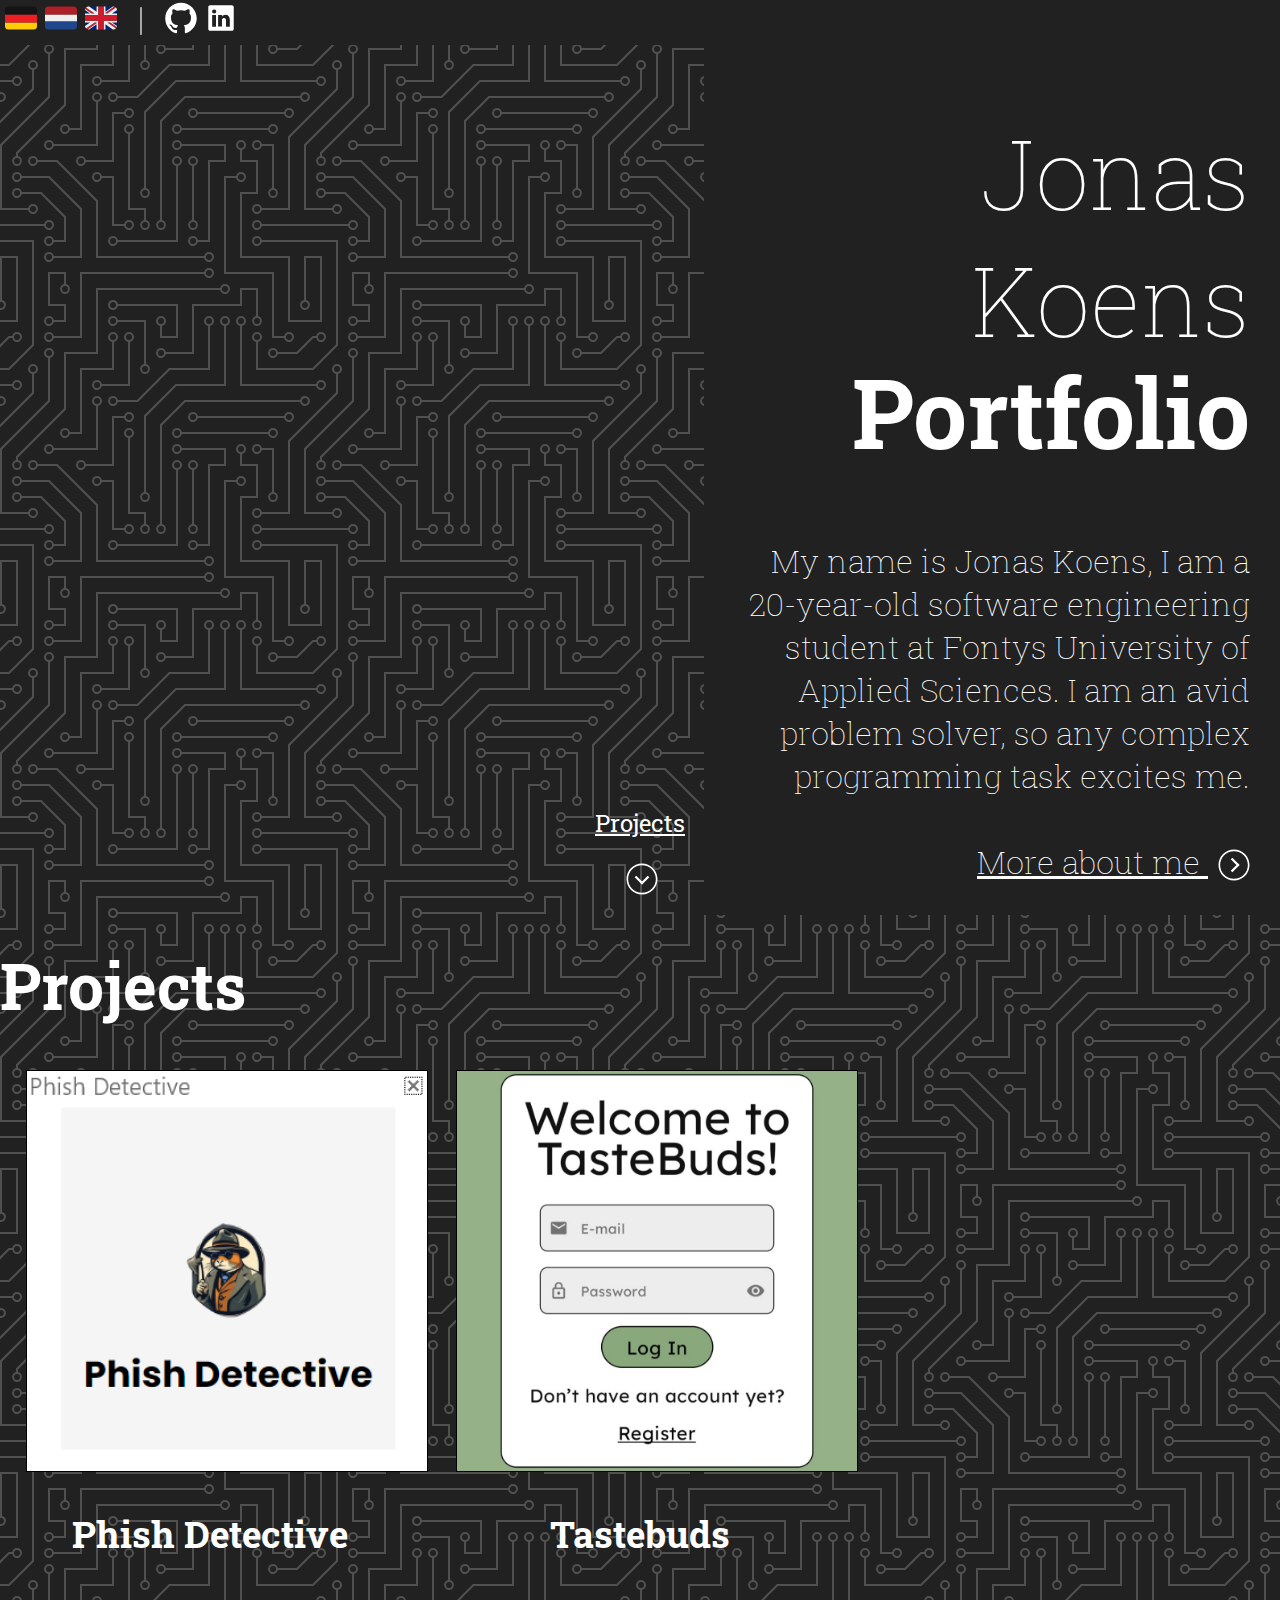
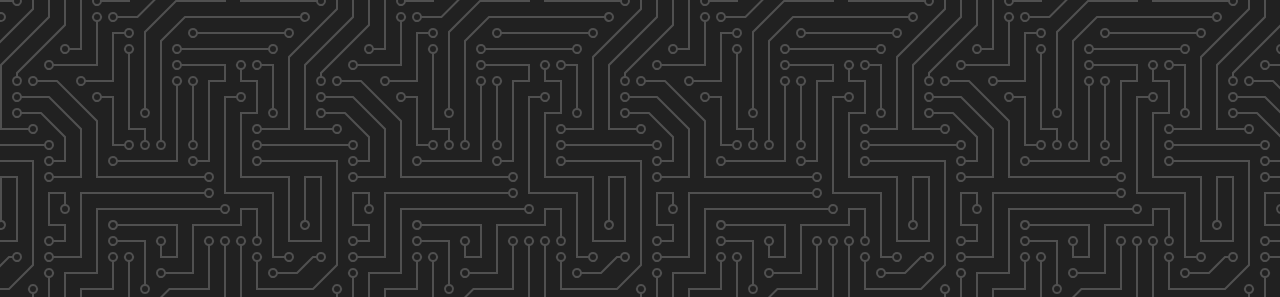
<file: index.html>
<html lang="en">

<head>
    <meta charset="UTF-8">
    <meta name="viewport" content="width=device-width, initial-scale=1.0">
    <link rel="stylesheet" href="style/main.css">
    <title>Jonas Koens - Portfolio</title>

    <!-- Google font roboto slabs -->
    <link rel="preconnect" href="https://fonts.googleapis.com">
    <link rel="preconnect" href="https://fonts.gstatic.com" crossorigin>
    <link href="https://fonts.googleapis.com/css2?family=Roboto+Slab:wght@100..900&display=swap" rel="stylesheet">
    

</head>

<body>
    <div class="landing-part">

        <!-- Header bar -->
        <div class=" header-box">
            <img src="images/germany-flag.svg" alt="german" id="german-flag">
            <img src="images/netherlands-flag.svg" alt="dutch" id="dutch-flag">
            <img src="images/uk-flag.svg" alt="english" id="english-flag">
            <img src="images/vertical-line.svg" alt="" id="vertical-line">
            <a href="https://github.com/Jonas2k3" target="_blank"><img src="images/github-logo.svg" alt="github logo"
                    class="github-logo"></a>
            <a href="https://www.linkedin.com/in/jonaskoens/" target="_blank"><img src="images/linkedin-logo.svg"
                    alt=""></a>
        </div>

        <div class=" scroll-btn"><a href="#projects">
                <p id="projects-text-index" style="text-decoration: underline;">Projects</p>
                <img src="images/scroll-btn.svg" alt="scroll button">
            </a></div>

        <!-- Introduction box with link to about page -->
        <div class="intro-box">
            <h1 id="name">Jonas Koens</h1>
            <h1 id="portfolio">Portfolio</h1>
            <p id="intro-text">My name is Jonas Koens, I am a 20-year-old software engineering student at Fontys
                University of Applied Sciences.
                I am an avid problem solver, so any complex programming task excites me.
                <br> <br>
                <a href="/pages/about.html" id="about-page-link">More about me <img src="/images/scroll-btn.svg"
                        id="rotated-scroll-btn"></a>
            </p>
        </div>
    </div>


    <div id="projects">
        <h1 id="project-text-header-index">Projects</h1>



        <div class="projects-grid">
            <a href="/pages/phish-detective.html" class="project-link">

                <div class="project-column">
                    <img src="/images/project-images/phish detective-image-main.png" alt="" class="project-image-main">
                    <h3>Phish Detective</h3>

                </div>
            </a>


            <a href="/pages/tastebuds.html" class="project-link">
                <div class="project-column tastebuds-div">


                    <img src="/images/project-images/tastebuds-login-square.jpg" alt="" class="project-image-main">
                    <h3>Tastebuds</h3>
                </div>
            </a>


            <div class="project-column">
            </div>
        </div>

    </div>
    <!-- Create more space at the bottom to make the paragraph navigation be prettier, will be better in future with more project to display -->
    <br><br><br><br><br><br><br>

    <script src="/script/main.js"></script>
</body>

</html>
</file>
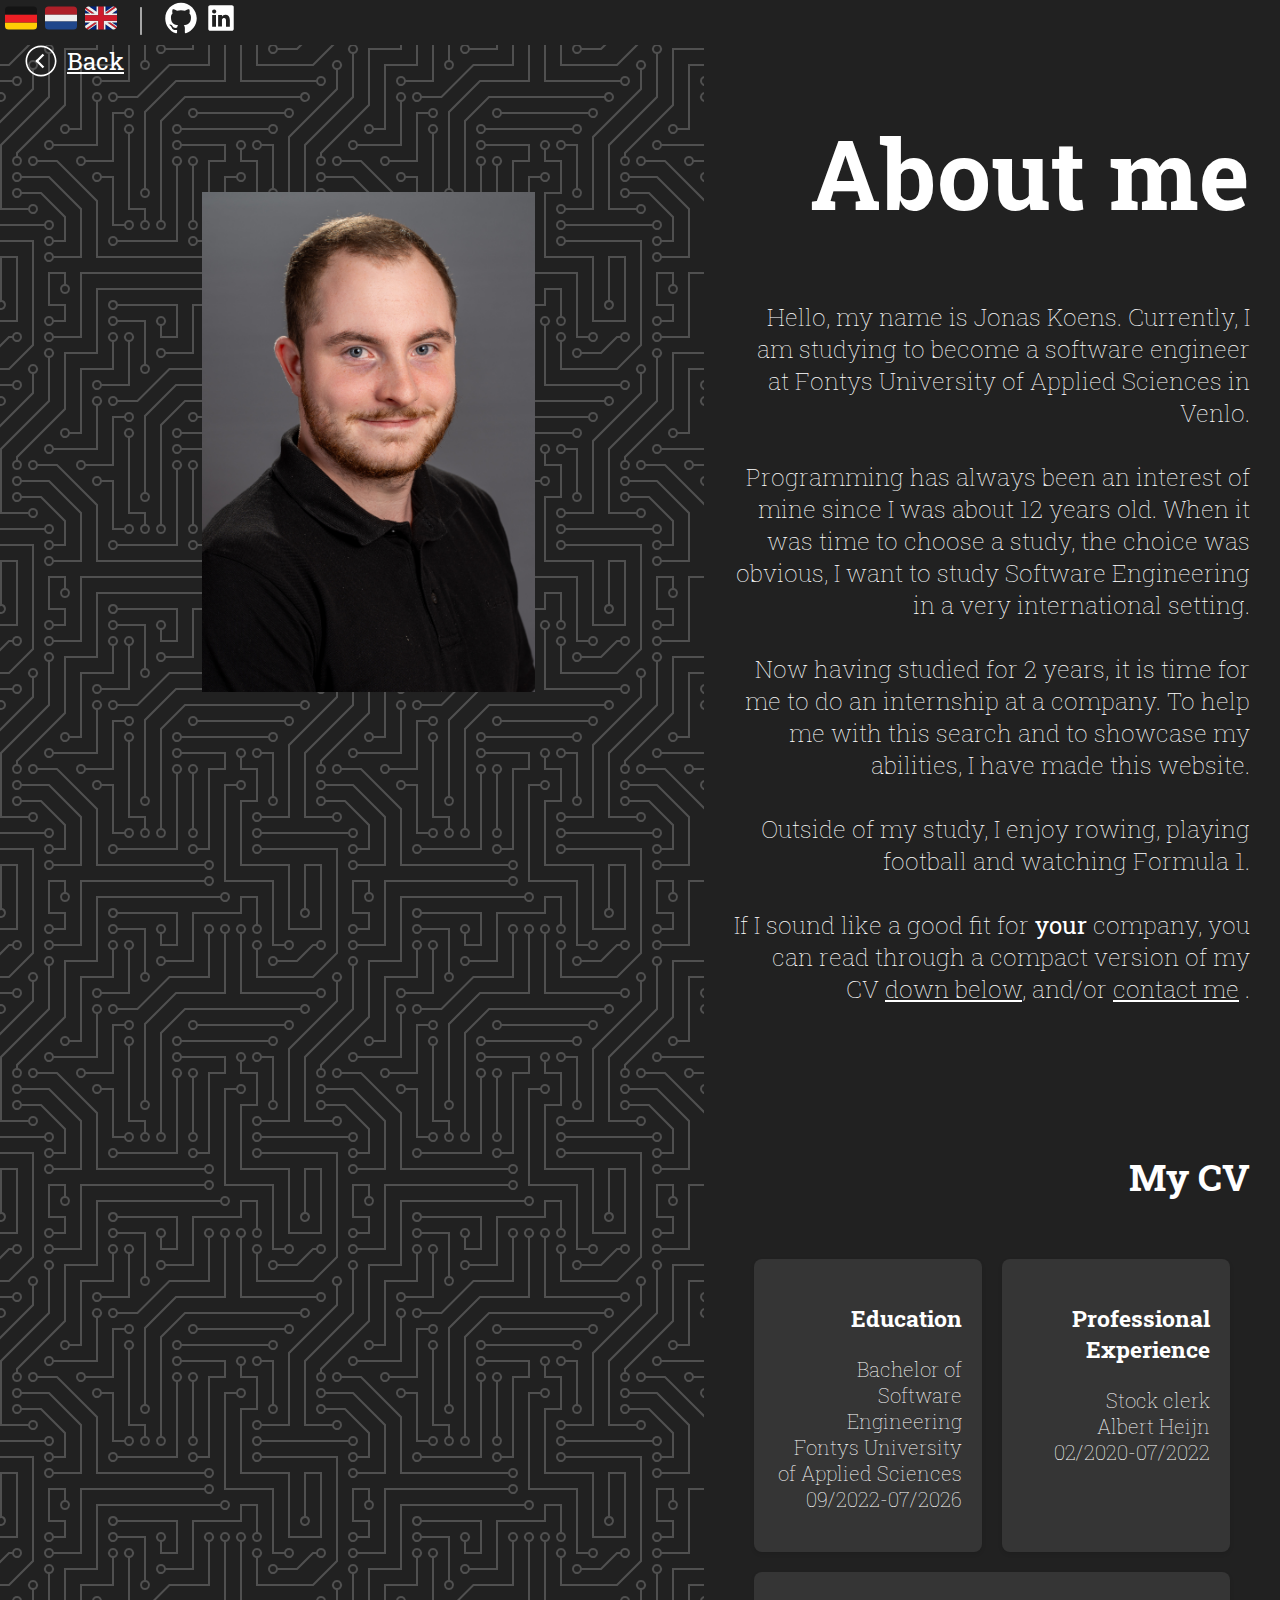
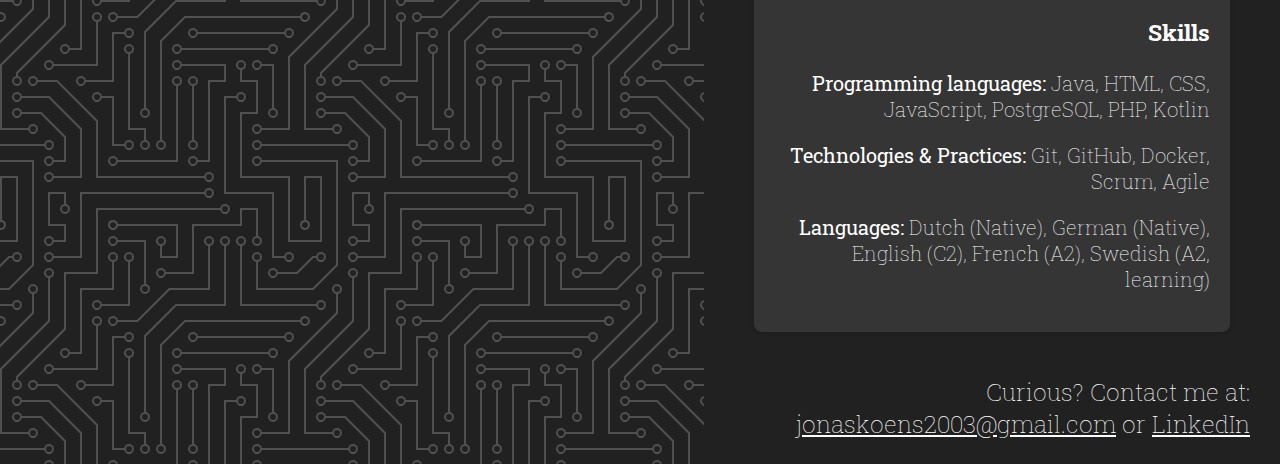
<file: pages/about.html>
<html lang="en">

<head>
    <meta charset='UTF-8'>
    <meta name='viewport' content='width=device-width, initial-scale=1.0'>
    <link rel='stylesheet' href='/style/main.css'>
    <title>Jonas Koens - About me</title>

    <!-- Google font roboto slabs -->
    <link rel='preconnect' href='https://fonts.googleapis.com'>
    <link rel='preconnect' href='https://fonts.gstatic.com' crossorigin>
    <link href='https://fonts.googleapis.com/css2?family=Roboto+Slab:wght@100..900&display=swap' rel='stylesheet'>
    

</head>

<body>
    <div class='landing-part'>

        <!-- Header bar -->
        <div class=' header-box'>
            <img src='/images/germany-flag.svg' alt='german' id='german-flag'>
            <img src='/images/netherlands-flag.svg' alt='dutch' id='dutch-flag'>
            <img src='/images/uk-flag.svg' alt='english' id='english-flag'>
            <img src='/images/vertical-line.svg' alt='' id='vertical-line'>
            <a href='https://github.com/Jonas2k3' target='_blank'><img src='/images/github-logo.svg' alt='github logo'
                    class='github-logo'></a>
            <a href='https://www.linkedin.com/in/jonaskoens/' target='_blank'><img src='/images/linkedin-logo.svg'
                    alt=''></a>
        </div>

        
        <div id='photo-box'>
            <a href='/index.html' id='back-to-main'><img src="/images/scroll-btn.svg" id="rotated-scroll-btn-left">Back</a>
            <img src='/images/about-images/application-picture.jpg' alt='' id='application-image'>
        </div>

        <!-- Introduction box with link to about page -->
        <div class='about-box' id='about-box-id'>
            <h1 id='about-title'>About me</h1>
            <p id='about-text'>Hello, my name is Jonas Koens. Currently, I am studying to become a software engineer at Fontys University of Applied Sciences in Venlo.
                <br><br>
                Programming has always been an interest of mine since I was about 12 years old. When it was time to choose a study, the choice was obvious, I want to study Software Engineering in a very international setting. 
                <br><br>
                Now having studied for 2 years, it is time for me to do an internship at a company. To help me with this search and to showcase my abilities, I have made this website.
                <br><br>
                Outside of my study, I enjoy rowing, playing football and watching Formula 1.
                <br><br>
                If I sound like a good fit for <b>your</b> company, you can read through a compact version of my CV  <a href='#cv-title' style='color: white;'>down below</a>, and/or <a href='mailto:jonaskoens2003@gmail.com' style='color: white;'>contact me</a> .
            </p>
            <br><br>
            <h3 id='cv-title'>My CV</h3>
            <div id='cv-body'>
                <div id='cv-education'>
                    <h3>Education</h3>
                    <p>Bachelor of Software Engineering <br> Fontys University of Applied Sciences <br>09/2022-07/2026</p>
                </div>
                <div id='cv-professional-experience'>
                    <h3>Professional Experience</h3>
                    <p>Stock clerk <br> Albert Heijn <br> 02/2020-07/2022</p>
                </div>
                <div id='skills-text'>
                    <h3 id='skills-header'>Skills</h3>
                    <p id='programming-text'><b>Programming languages: </b>Java, HTML, CSS, JavaScript, PostgreSQL, PHP, Kotlin</p>
                    <p id='technologies-text'><b>Technologies & Practices: </b>Git, GitHub, Docker, Scrum, Agile</p>
                    <p id='languages'><b>Languages: </b>Dutch (Native), German (Native), English (C2), French (A2), Swedish (A2, learning)</p>
                    

                </div>
            </div>
            
            <p id='contact-text'>Curious? Contact me at: <a href='mailto:jonaskoens2003@gmail.com'>jonaskoens2003@gmail.com</a> or <a href='https://www.linkedin.com/in/jonaskoens/'>LinkedIn</a></p>
            
        </div>
    </div>


    <script src='../script/main.js'></script>
    <script src='../script/about.js'></script>
</body>

</html>
</file>
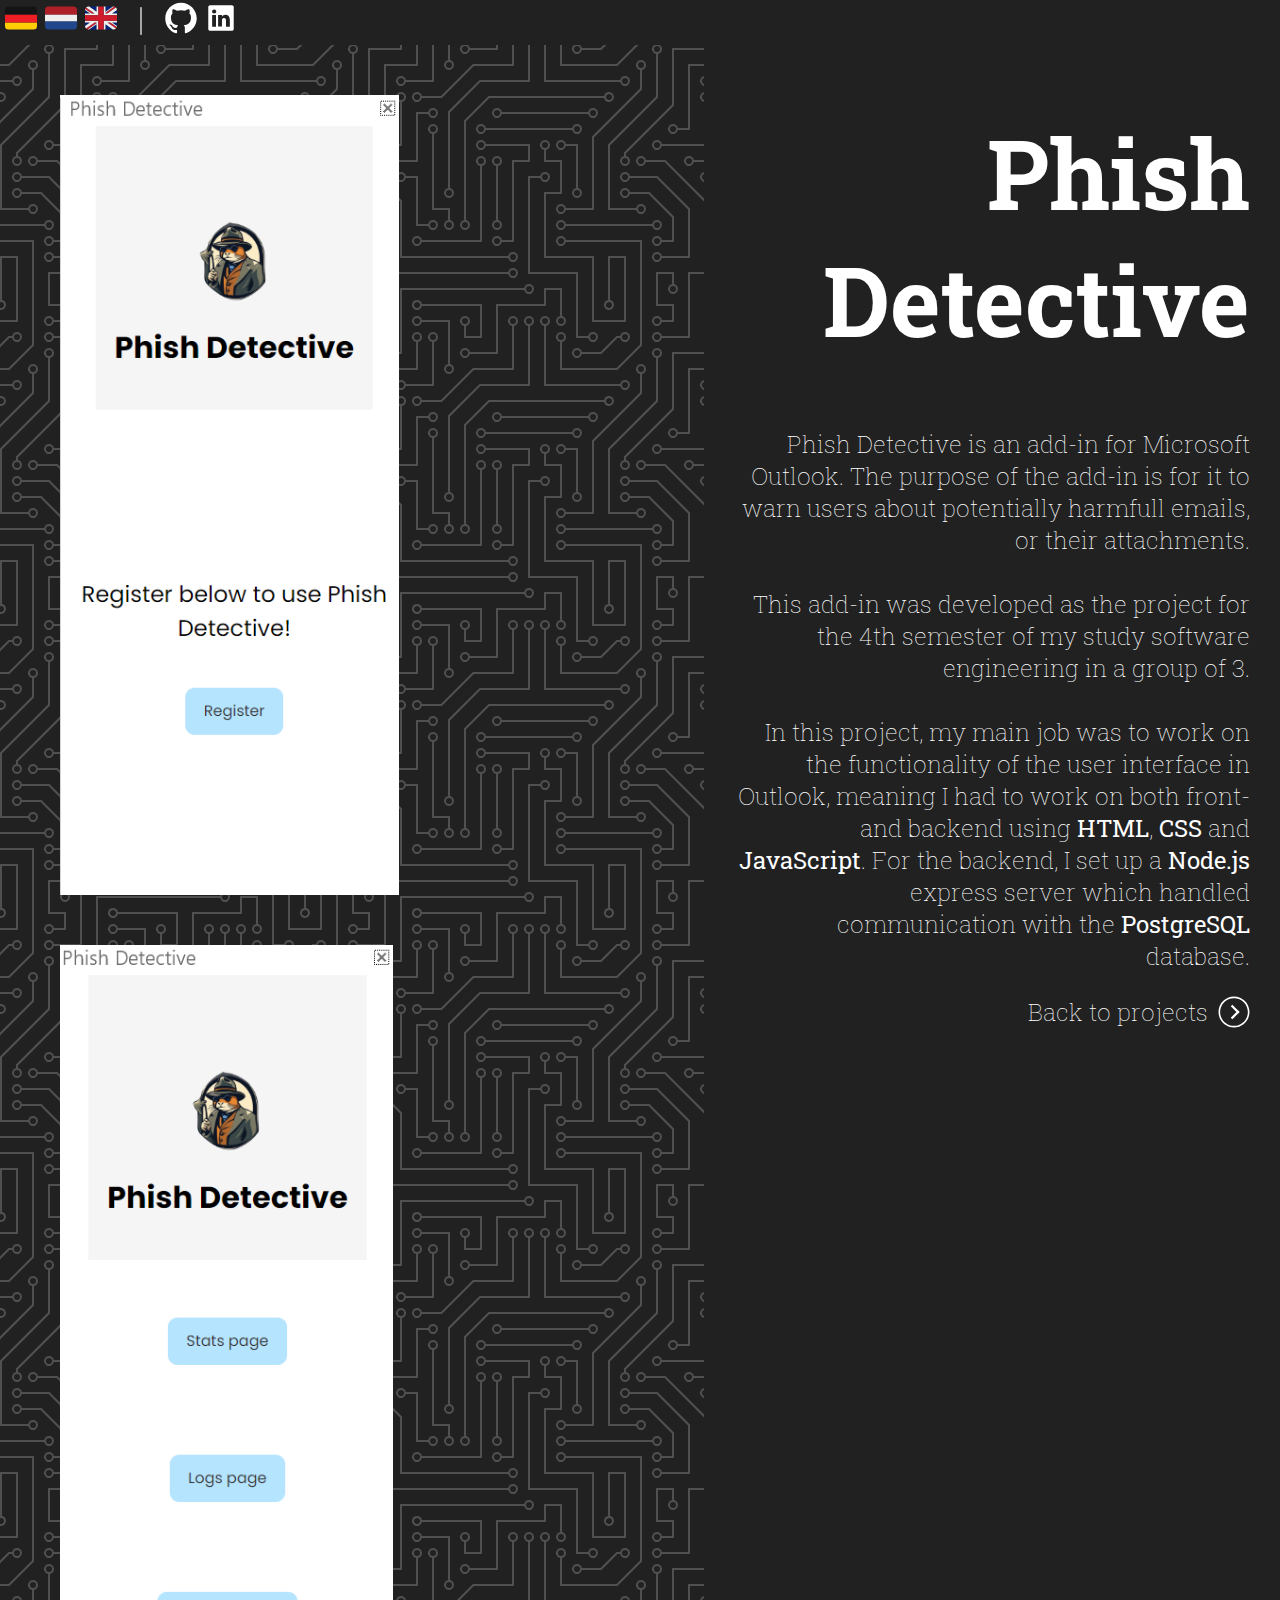
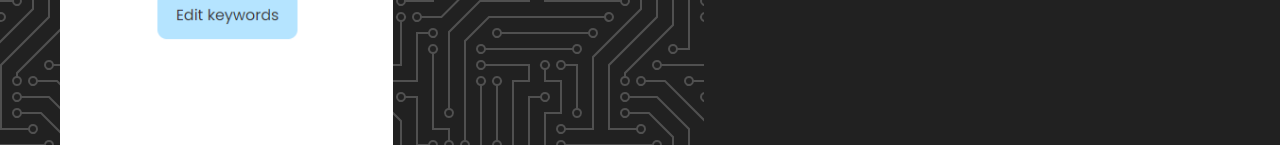
<file: pages/phish-detective.html>
<html lang="en">

<head>
    <meta charset="UTF-8">
    <meta name="viewport" content="width=device-width, initial-scale=1.0">
    <link rel="stylesheet" href="../style/main.css">
    <title>Jonas Koens - Portfolio</title>

    <!-- Google font roboto slabs -->
    <link rel="preconnect" href="https://fonts.googleapis.com">
    <link rel="preconnect" href="https://fonts.gstatic.com" crossorigin>
    <link href="https://fonts.googleapis.com/css2?family=Roboto+Slab:wght@100..900&display=swap" rel="stylesheet">
    <script src="/script/main.js"></script>
</head>

<body>
    <div class="landing-part">

        <!-- Header bar -->
        <div class="header-box">
            <img src="/images/germany-flag.svg" alt="german" id="german-flag">
            <img src="/images/netherlands-flag.svg" alt="dutch" id="dutch-flag">
            <img src="/images/uk-flag.svg" alt="english" id="english-flag">
            <img src="/images/vertical-line.svg" alt="" id="vertical-line">
            <a href="https://github.com/Jonas2k3" target="_blank"><img src="/images/github-logo.svg" alt="github logo"
                    class="github-logo"></a>
            <a href="https://www.linkedin.com/in/jonaskoens/" target="_blank"><img src="/images/linkedin-logo.svg"
                    alt=""></a>
        </div>



        <!-- Information block about the project with information like what i did and what technologies were used -->
        <div class="intro-box">
            <h1 class="project-name">Phish Detective</h1>
            <p class="project-info-text" id="project-info-phish-detective">Phish Detective is an add-in for Microsoft Outlook. The purpose of the add-in
                is for it
                to warn users about potentially harmfull emails, or their attachments.
                <br> <br>
                This add-in was developed as the project for the 4th semester of my study software engineering in a
                group of 3.
                <br> <br>
                In this project, my main job was to work on the functionality of the user interface in Outlook, meaning
                I had to work on both front- and backend using <b>HTML</b>, <b>CSS</b> and <b>JavaScript</b>.
                For the backend, I set up a <b>Node.js</b> express server which handled communication with the
                <b>PostgreSQL</b> database.
            </p>
            <a href="../index.html#projects" class="back-link" id="back-btn-phish-detective">Back to projects<img src="/images/scroll-btn.svg" id="rotated-scroll-btn"></a>
        </div>

        <div class="project-images">
            <img src="/images/project-images/phish-detective-image-register.png" alt="" class="project-image-phish">
            <img src="/images/project-images/phish detective-image.png" alt="" class="project-image-phish">
        </div>
    </div>
    <script src="/script/main.js"></script>
    <script src="/script/phish-detective.js"></script>
</body>

</html>
</file>
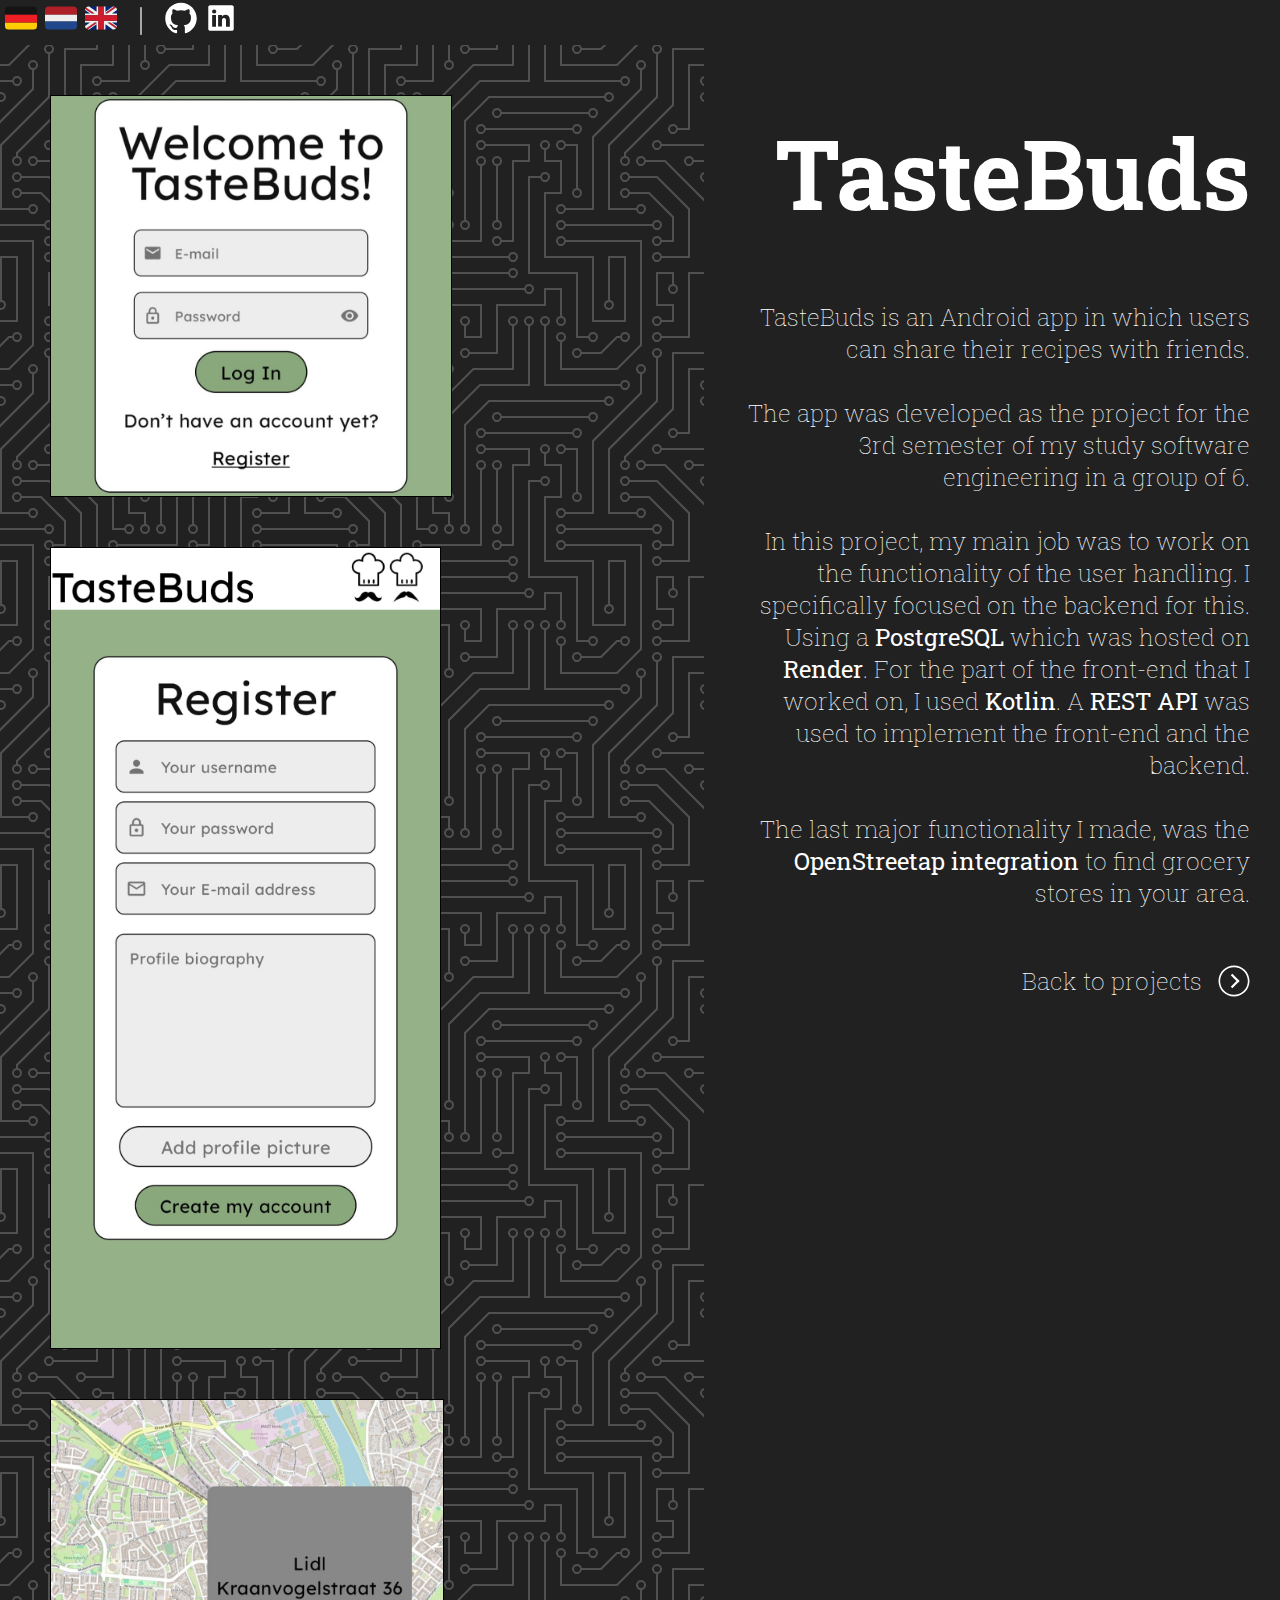
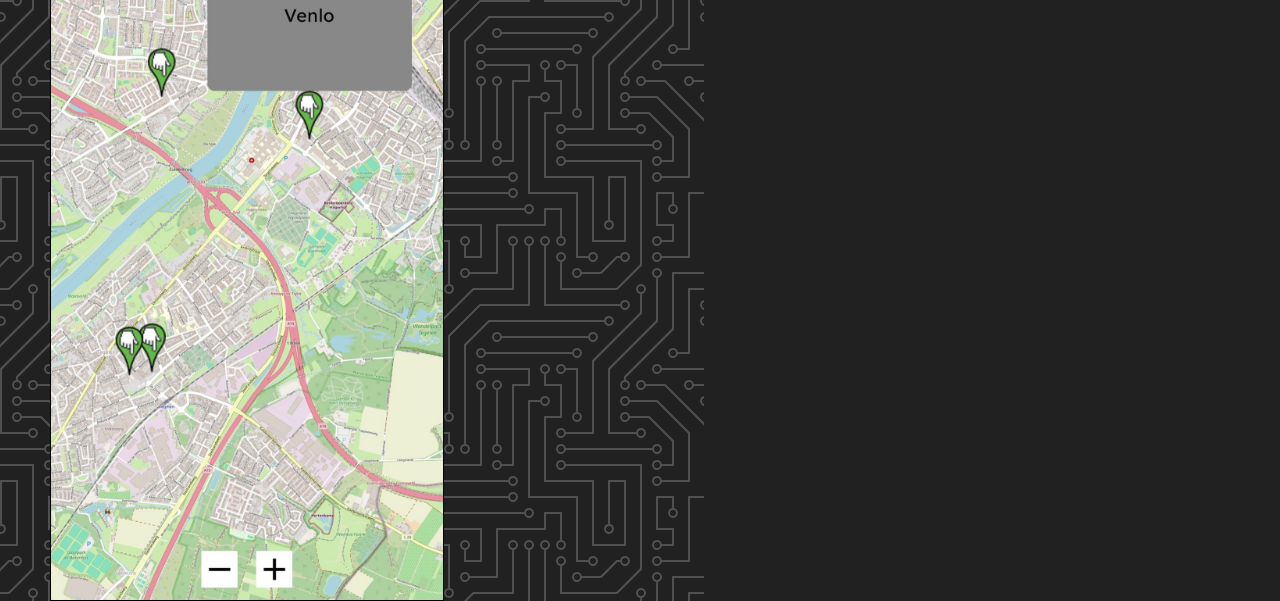
<file: pages/tastebuds.html>
<html lang="en">

<head>
    <meta charset="UTF-8">
    <meta name="viewport" content="width=device-width, initial-scale=1.0">
    <link rel="stylesheet" href="../style/main.css">
    <title>Jonas Koens - Portfolio</title>

    <!-- Google font roboto slabs -->
    <link rel="preconnect" href="https://fonts.googleapis.com">
    <link rel="preconnect" href="https://fonts.gstatic.com" crossorigin>
    <link href="https://fonts.googleapis.com/css2?family=Roboto+Slab:wght@100..900&display=swap" rel="stylesheet">
    
</head>

<body>
    <div class="landing-part">

        <!-- Header bar -->
        <div class="header-box">
            <img src="/images/germany-flag.svg" alt="german" id="german-flag">
            <img src="/images/netherlands-flag.svg" alt="dutch" id="dutch-flag">
            <img src="/images/uk-flag.svg" alt="english" id="english-flag">
            <img src="/images/vertical-line.svg" alt="" id="vertical-line">
            <a href="https://github.com/Jonas2k3" target="_blank"><img src="/images/github-logo.svg" alt="github logo"
                    class="github-logo"></a>
            <a href="https://www.linkedin.com/in/jonaskoens/" target="_blank"><img src="/images/linkedin-logo.svg"
                    alt=""></a>
        </div>



        <!-- Information block about the project with information like what i did and what technologies were used -->
        <div class="intro-box">
            <h1 class="project-name">TasteBuds</h1>
            <p class="project-info-text" id="project-info-tastebuds">TasteBuds is an Android app in which users can share their recipes with friends.
                <br><br>
                The app was developed as the project for the 3rd semester of my study software engineering in a group of 6.
                <br><br>
                In this project, my main job was to work on the functionality of the user handling. I specifically focused on the backend for this. Using a <b>PostgreSQL</b> which was
                hosted on <b>Render</b>. For the part of the front-end that I worked on, I used <b>Kotlin</b>. A <b>REST API</b> was used to implement the front-end and the backend.
                <br><br>
                The last major functionality I made, was the <b>OpenStreetMap integration</b> to find grocery stores in your area.
                <br><br>
            </p>
            <a href="../index.html#projects" class="back-link" id="back-btn-tastebuds">Back to projects<img src="/images/scroll-btn.svg" id="rotated-scroll-btn"></a>
        </div>

        <div class="project-images">
            <img src="/images/project-images/tastebuds-login-square.jpg" alt="" class="square-image">            
            <img src="/images/project-images/tastebuds-register.jpg" alt="" class="project-image-tastebuds">
            <img src="/images/project-images/tastebuds-map.jpg" alt="" class="project-image-tastebuds">
        </div>
    </div>
    <script src="../script/main.js"></script>
    <script src="../script/tastebuds.js"></script>
</body>

</html>
</file>
<file: style/main.css>
/* document-wide styles */

body {
    background-color: #212121;
    color: white;
    font-family: "roboto slab";
    font-size: 32;
    margin: 0px;
    background-image: url("data:image/svg+xml,%3Csvg xmlns='http://www.w3.org/2000/svg' viewBox='0 0 304 304' width='304' height='304'%3E%3Cpath fill='%23ffffff' fill-opacity='0.21' d='M44.1 224a5 5 0 1 1 0 2H0v-2h44.1zm160 48a5 5 0 1 1 0 2H82v-2h122.1zm57.8-46a5 5 0 1 1 0-2H304v2h-42.1zm0 16a5 5 0 1 1 0-2H304v2h-42.1zm6.2-114a5 5 0 1 1 0 2h-86.2a5 5 0 1 1 0-2h86.2zm-256-48a5 5 0 1 1 0 2H0v-2h12.1zm185.8 34a5 5 0 1 1 0-2h86.2a5 5 0 1 1 0 2h-86.2zM258 12.1a5 5 0 1 1-2 0V0h2v12.1zm-64 208a5 5 0 1 1-2 0v-54.2a5 5 0 1 1 2 0v54.2zm48-198.2V80h62v2h-64V21.9a5 5 0 1 1 2 0zm16 16V64h46v2h-48V37.9a5 5 0 1 1 2 0zm-128 96V208h16v12.1a5 5 0 1 1-2 0V210h-16v-76.1a5 5 0 1 1 2 0zm-5.9-21.9a5 5 0 1 1 0 2H114v48H85.9a5 5 0 1 1 0-2H112v-48h12.1zm-6.2 130a5 5 0 1 1 0-2H176v-74.1a5 5 0 1 1 2 0V242h-60.1zm-16-64a5 5 0 1 1 0-2H114v48h10.1a5 5 0 1 1 0 2H112v-48h-10.1zM66 284.1a5 5 0 1 1-2 0V274H50v30h-2v-32h18v12.1zM236.1 176a5 5 0 1 1 0 2H226v94h48v32h-2v-30h-48v-98h12.1zm25.8-30a5 5 0 1 1 0-2H274v44.1a5 5 0 1 1-2 0V146h-10.1zm-64 96a5 5 0 1 1 0-2H208v-80h16v-14h-42.1a5 5 0 1 1 0-2H226v18h-16v80h-12.1zm86.2-210a5 5 0 1 1 0 2H272V0h2v32h10.1zM98 101.9V146H53.9a5 5 0 1 1 0-2H96v-42.1a5 5 0 1 1 2 0zM53.9 34a5 5 0 1 1 0-2H80V0h2v34H53.9zm60.1 3.9V66H82v64H69.9a5 5 0 1 1 0-2H80V64h32V37.9a5 5 0 1 1 2 0zM101.9 82a5 5 0 1 1 0-2H128V37.9a5 5 0 1 1 2 0V82h-28.1zm16-64a5 5 0 1 1 0-2H146v44.1a5 5 0 1 1-2 0V18h-26.1zm102.2 270a5 5 0 1 1 0 2H98v14h-2v-16h124.1zM242 149.9V160h16v34h-16v62h48v48h-2v-46h-48v-66h16v-30h-16v-12.1a5 5 0 1 1 2 0zM53.9 18a5 5 0 1 1 0-2H64V2H48V0h18v18H53.9zm112 32a5 5 0 1 1 0-2H192V0h50v2h-48v48h-28.1zm-48-48a5 5 0 0 1-9.8-2h2.07a3 3 0 1 0 5.66 0H178v34h-18V21.9a5 5 0 1 1 2 0V32h14V2h-58.1zm0 96a5 5 0 1 1 0-2H137l32-32h39V21.9a5 5 0 1 1 2 0V66h-40.17l-32 32H117.9zm28.1 90.1a5 5 0 1 1-2 0v-76.51L175.59 80H224V21.9a5 5 0 1 1 2 0V82h-49.59L146 112.41v75.69zm16 32a5 5 0 1 1-2 0v-99.51L184.59 96H300.1a5 5 0 0 1 3.9-3.9v2.07a3 3 0 0 0 0 5.66v2.07a5 5 0 0 1-3.9-3.9H185.41L162 121.41v98.69zm-144-64a5 5 0 1 1-2 0v-3.51l48-48V48h32V0h2v50H66v55.41l-48 48v2.69zM50 53.9v43.51l-48 48V208h26.1a5 5 0 1 1 0 2H0v-65.41l48-48V53.9a5 5 0 1 1 2 0zm-16 16V89.41l-34 34v-2.82l32-32V69.9a5 5 0 1 1 2 0zM12.1 32a5 5 0 1 1 0 2H9.41L0 43.41V40.6L8.59 32h3.51zm265.8 18a5 5 0 1 1 0-2h18.69l7.41-7.41v2.82L297.41 50H277.9zm-16 160a5 5 0 1 1 0-2H288v-71.41l16-16v2.82l-14 14V210h-28.1zm-208 32a5 5 0 1 1 0-2H64v-22.59L40.59 194H21.9a5 5 0 1 1 0-2H41.41L66 216.59V242H53.9zm150.2 14a5 5 0 1 1 0 2H96v-56.6L56.6 162H37.9a5 5 0 1 1 0-2h19.5L98 200.6V256h106.1zm-150.2 2a5 5 0 1 1 0-2H80v-46.59L48.59 178H21.9a5 5 0 1 1 0-2H49.41L82 208.59V258H53.9zM34 39.8v1.61L9.41 66H0v-2h8.59L32 40.59V0h2v39.8zM2 300.1a5 5 0 0 1 3.9 3.9H3.83A3 3 0 0 0 0 302.17V256h18v48h-2v-46H2v42.1zM34 241v63h-2v-62H0v-2h34v1zM17 18H0v-2h16V0h2v18h-1zm273-2h14v2h-16V0h2v16zm-32 273v15h-2v-14h-14v14h-2v-16h18v1zM0 92.1A5.02 5.02 0 0 1 6 97a5 5 0 0 1-6 4.9v-2.07a3 3 0 1 0 0-5.66V92.1zM80 272h2v32h-2v-32zm37.9 32h-2.07a3 3 0 0 0-5.66 0h-2.07a5 5 0 0 1 9.8 0zM5.9 0A5.02 5.02 0 0 1 0 5.9V3.83A3 3 0 0 0 3.83 0H5.9zm294.2 0h2.07A3 3 0 0 0 304 3.83V5.9a5 5 0 0 1-3.9-5.9zm3.9 300.1v2.07a3 3 0 0 0-1.83 1.83h-2.07a5 5 0 0 1 3.9-3.9zM97 100a3 3 0 1 0 0-6 3 3 0 0 0 0 6zm0-16a3 3 0 1 0 0-6 3 3 0 0 0 0 6zm16 16a3 3 0 1 0 0-6 3 3 0 0 0 0 6zm16 16a3 3 0 1 0 0-6 3 3 0 0 0 0 6zm0 16a3 3 0 1 0 0-6 3 3 0 0 0 0 6zm-48 32a3 3 0 1 0 0-6 3 3 0 0 0 0 6zm16 16a3 3 0 1 0 0-6 3 3 0 0 0 0 6zm32 48a3 3 0 1 0 0-6 3 3 0 0 0 0 6zm-16 16a3 3 0 1 0 0-6 3 3 0 0 0 0 6zm32-16a3 3 0 1 0 0-6 3 3 0 0 0 0 6zm0-32a3 3 0 1 0 0-6 3 3 0 0 0 0 6zm16 32a3 3 0 1 0 0-6 3 3 0 0 0 0 6zm32 16a3 3 0 1 0 0-6 3 3 0 0 0 0 6zm0-16a3 3 0 1 0 0-6 3 3 0 0 0 0 6zm-16-64a3 3 0 1 0 0-6 3 3 0 0 0 0 6zm16 0a3 3 0 1 0 0-6 3 3 0 0 0 0 6zm16 96a3 3 0 1 0 0-6 3 3 0 0 0 0 6zm0 16a3 3 0 1 0 0-6 3 3 0 0 0 0 6zm16 16a3 3 0 1 0 0-6 3 3 0 0 0 0 6zm16-144a3 3 0 1 0 0-6 3 3 0 0 0 0 6zm0 32a3 3 0 1 0 0-6 3 3 0 0 0 0 6zm16-32a3 3 0 1 0 0-6 3 3 0 0 0 0 6zm16-16a3 3 0 1 0 0-6 3 3 0 0 0 0 6zm-96 0a3 3 0 1 0 0-6 3 3 0 0 0 0 6zm0 16a3 3 0 1 0 0-6 3 3 0 0 0 0 6zm16-32a3 3 0 1 0 0-6 3 3 0 0 0 0 6zm96 0a3 3 0 1 0 0-6 3 3 0 0 0 0 6zm-16-64a3 3 0 1 0 0-6 3 3 0 0 0 0 6zm16-16a3 3 0 1 0 0-6 3 3 0 0 0 0 6zm-32 0a3 3 0 1 0 0-6 3 3 0 0 0 0 6zm0-16a3 3 0 1 0 0-6 3 3 0 0 0 0 6zm-16 0a3 3 0 1 0 0-6 3 3 0 0 0 0 6zm-16 0a3 3 0 1 0 0-6 3 3 0 0 0 0 6zm-16 0a3 3 0 1 0 0-6 3 3 0 0 0 0 6zM49 36a3 3 0 1 0 0-6 3 3 0 0 0 0 6zm-32 0a3 3 0 1 0 0-6 3 3 0 0 0 0 6zm32 16a3 3 0 1 0 0-6 3 3 0 0 0 0 6zM33 68a3 3 0 1 0 0-6 3 3 0 0 0 0 6zm16-48a3 3 0 1 0 0-6 3 3 0 0 0 0 6zm0 240a3 3 0 1 0 0-6 3 3 0 0 0 0 6zm16 32a3 3 0 1 0 0-6 3 3 0 0 0 0 6zm-16-64a3 3 0 1 0 0-6 3 3 0 0 0 0 6zm0 16a3 3 0 1 0 0-6 3 3 0 0 0 0 6zm-16-32a3 3 0 1 0 0-6 3 3 0 0 0 0 6zm80-176a3 3 0 1 0 0-6 3 3 0 0 0 0 6zm16 0a3 3 0 1 0 0-6 3 3 0 0 0 0 6zm-16-16a3 3 0 1 0 0-6 3 3 0 0 0 0 6zm32 48a3 3 0 1 0 0-6 3 3 0 0 0 0 6zm16-16a3 3 0 1 0 0-6 3 3 0 0 0 0 6zm0-32a3 3 0 1 0 0-6 3 3 0 0 0 0 6zm112 176a3 3 0 1 0 0-6 3 3 0 0 0 0 6zm-16 16a3 3 0 1 0 0-6 3 3 0 0 0 0 6zm0 16a3 3 0 1 0 0-6 3 3 0 0 0 0 6zm0 16a3 3 0 1 0 0-6 3 3 0 0 0 0 6zM17 180a3 3 0 1 0 0-6 3 3 0 0 0 0 6zm0 16a3 3 0 1 0 0-6 3 3 0 0 0 0 6zm0-32a3 3 0 1 0 0-6 3 3 0 0 0 0 6zm16 0a3 3 0 1 0 0-6 3 3 0 0 0 0 6zM17 84a3 3 0 1 0 0-6 3 3 0 0 0 0 6zm32 64a3 3 0 1 0 0-6 3 3 0 0 0 0 6zm16-16a3 3 0 1 0 0-6 3 3 0 0 0 0 6z'%3E%3C/path%3E%3C/svg%3E");
}


/* stuff for the whole landing part */

.landing-part {
    height: 100%;
    display: grid;
    grid-template-rows: 5% auto auto;
    grid-template-columns: 45% 10% 45%;
    margin: 0px;
}

.scroll-btn {
    display: flex;
    justify-content: center;
    align-items: flex-end;
    grid-column: 2/3;
    grid-row: 3/3;
}

.scroll-btn img {
    width: 32px;
    height: 32px;
    margin-bottom: 20px;
    margin-left: 5%;
}

.scroll-btn a {
    color: white;
    text-decoration: none;
    font-size: 24px;
    text-align: center;
}


/* Header */

.header-box {
    background-color: #212121;
    grid-column: 1 / 4;
    align-items: center;
}

#german-flag {
    margin-left: 5px;
}

#vertical-line {
    width: 32px;
    height: 32px;
    vertical-align: middle;
    fill: currentColor;
    overflow: hidden;
    color: white;
    margin-bottom: 10px;
}


/* intro-box specific styles */

.intro-box {
    background-color: #212121;
    text-align: right;
    padding-right: 30px;
    padding-left: 30px;
    height: 100%;
    grid-column: 3/4;
    grid-row: 2/4;
}

#name {
    font-weight: lighter;
    font-size: 96;
    margin-bottom: -80px;
}

#portfolio {
    font-size: 96;
}

#intro-text {
    font-weight: lighter;
}

#about-page-link {
    color: white;
}

#rotated-scroll-btn {
    transform: rotate(270deg);
    width: 32px;
    height: 32px;
    margin-left: 10px;
    margin-bottom: -7px;
}


/* Project-part specifics */

.projects-grid {
    display: grid;
    grid-gap: 5%;
    grid-template-columns: 30% 30% 30%;
    margin-left: 2%;
    margin-right: 2%;
}

.project-column {
    /* border: 1px solid white; */
    text-align: center;
}

.project-image-main {
    height: 400px;
    width: 400px;
    border: 1px solid black;
}

.project-link {
    text-decoration: none;
    color: white;
}




/* Project page specific stlyes */
#grid-container {
    height: 100%;
    display: grid;
    grid-template-rows: 5% auto auto;
    grid-template-columns: 45% 10% 45%;
    margin: 0px;
}

.project-images {
    grid-row: 2/4;
    grid-column: 1/2;
    justify-content: center;
}

.project-image-phish {
    height: 800px;
    width: auto;
    margin-top: 50px;
    margin-left: 60px;
}

.project-image-tastebuds {
    height: 800;
    width: auto;
    margin-left: 50px;
    margin-top: 50px;
    border: 1px solid black;
}

.square-image {
    height: 400;
    width: auto;
    margin-left: 50px;
    margin-top: 50px;
    border: 1px solid black;
}

.project-information-box {
    background-color: #212121;
    text-align: right;
    padding-right: 30px;
    padding-left: 30px;
    height: 100%;
    grid-column: 3/4;
    grid-row: 3/4;
}

.project-name {
    font-size: 96;
}

.project-info-text {
    font-weight: lighter;
    font-size: 24px;
}

.back-link {
    text-decoration: none;
    color: white;
    font-weight: lighter;
    font-size: 24px;
}

/* about page specifics */

.about-box {
    background-color: #212121;
    text-align: right;
    padding-right: 30px;
    padding-left: 30px;
    height: 100%;
    grid-column: 3/4;
    grid-row: 2/3;
}

#about-title {
    font-size: 96;
}

#about-text,
#cv-body {
    font-weight: lighter;
    font-size: 24px;
    color: white;
    text-decoration: none;
}

#cv-body {
    display: grid;
    grid-template-columns: 1fr 1fr;
    gap: 20px;
    padding: 20px;
}

#cv-education,
#cv-professional-experience,
#skills-text {
    background-color: #353535;
    padding: 20px;
    border-radius: 8px;
    box-shadow: 0 2px 4px rgba(0, 0, 0, 0.1);
    font-size: 20px;
    color: white;
}

#skills-text {
    grid-column: span 2;
}

#contact-text a,
#contact-text {
    font-weight: lighter;
    font-size: 24px;
    color: white;
}

#application-image {
    height: 500px;
    width: auto;
    margin-left: 35%;
    margin-top: 20%;
}

#back-to-main {
    color: white;
    margin-left: 25px;
    font-size: 24px;
    margin-top: 25px;
    vertical-align: top;
}

#rotated-scroll-btn-left {
    transform: rotate(90deg);
    width: 32px;
    height: 32px;
    margin-right: 10px;
    margin-bottom: -7px;
}
</file>
